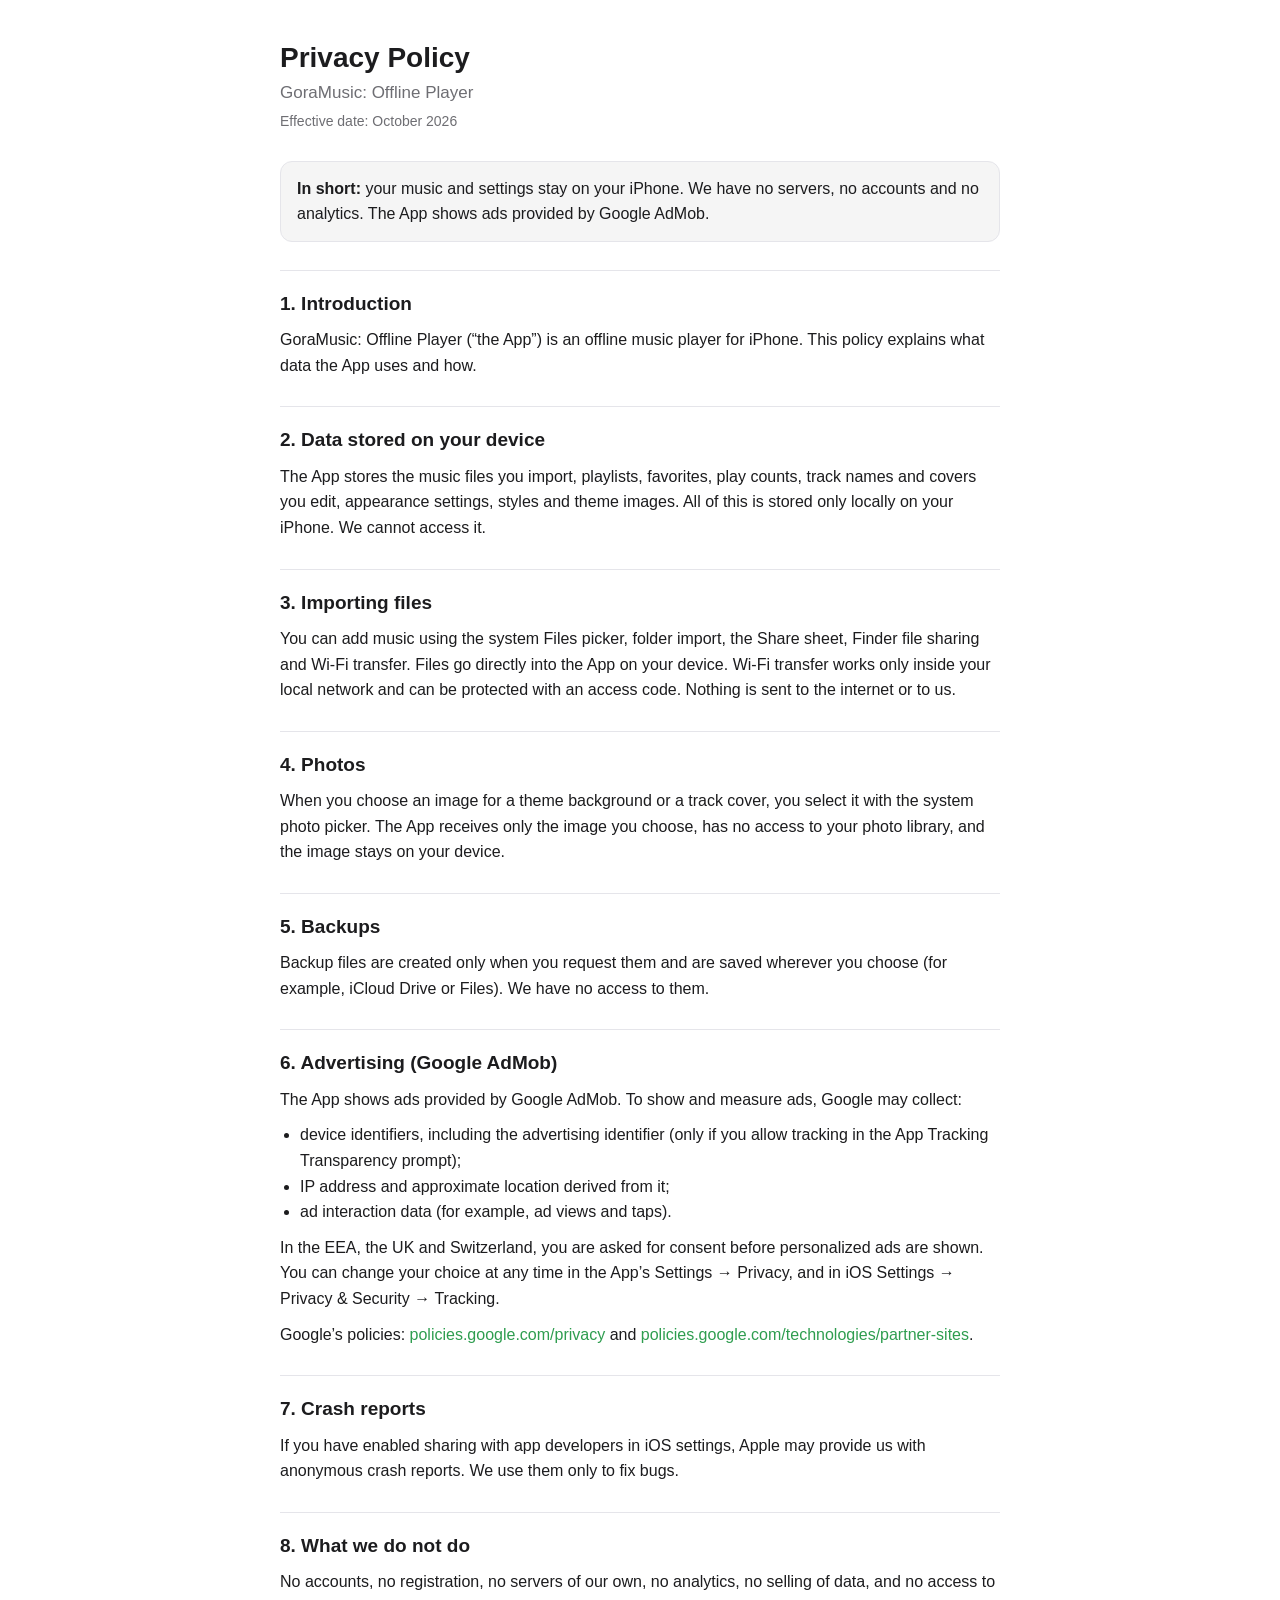
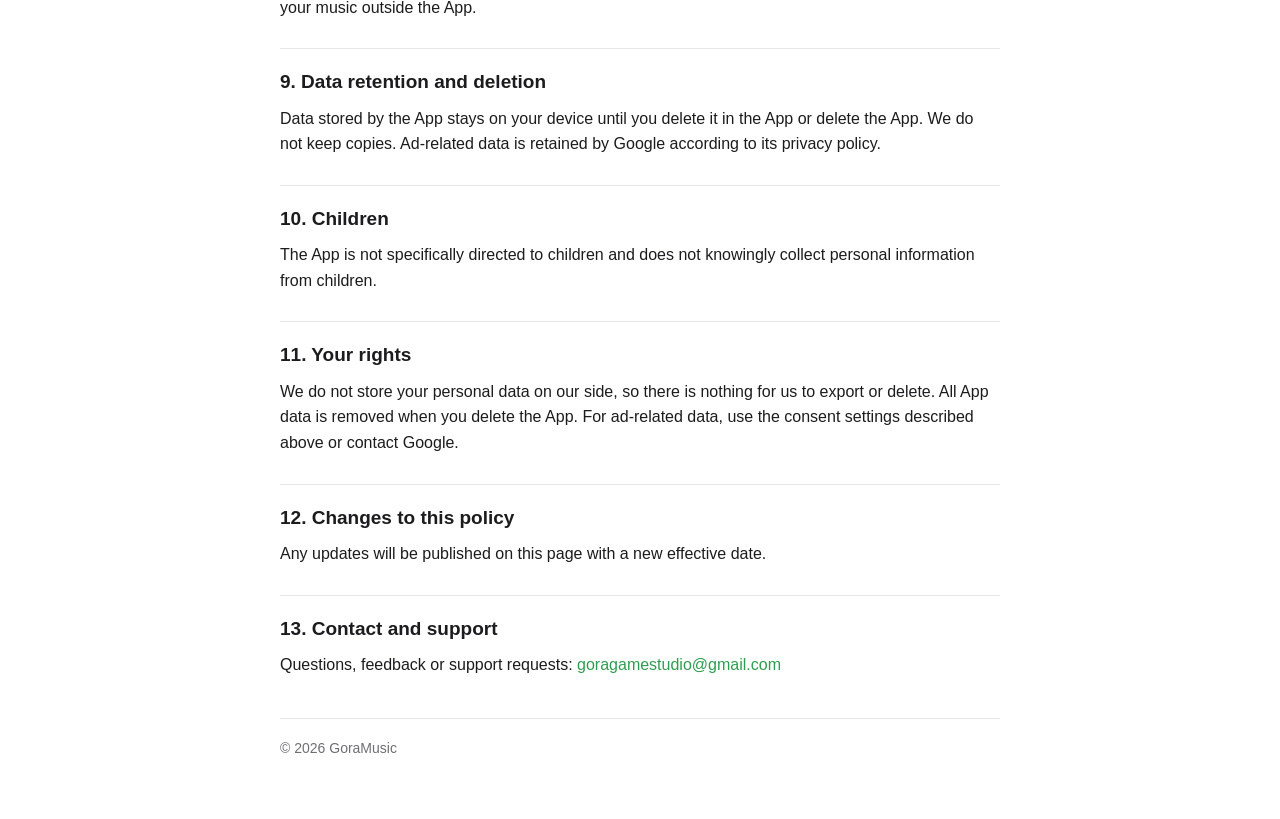
<file: index.html>
<!DOCTYPE html>
<html lang="en">
<head>
<meta charset="utf-8">
<meta name="viewport" content="width=device-width, initial-scale=1">
<title>Privacy Policy – GoraMusic: Offline Player</title>
<style>
  :root { --bg:#ffffff; --text:#1c1c1e; --muted:#6e6e73; --line:#e5e5ea; --accent:#2e9d4f; }
  @media (prefers-color-scheme: dark) {
    :root { --bg:#0f0f12; --text:#f2f2f7; --muted:#a1a1a6; --line:#2c2c2e; --accent:#4cd27a; }
  }
  * { box-sizing:border-box; }
  body { margin:0; background:var(--bg); color:var(--text);
         font:16px/1.6 -apple-system, BlinkMacSystemFont, "Segoe UI", Roboto, Helvetica, Arial, sans-serif; }
  main { max-width:760px; margin:0 auto; padding:40px 20px 60px; }
  h1 { font-size:28px; line-height:1.25; margin:0 0 4px; }
  .app { color:var(--muted); margin:0 0 4px; font-size:17px; }
  .date { color:var(--muted); font-size:14px; margin:0 0 28px; }
  h2 { font-size:19px; margin:28px 0 8px; padding-top:18px; border-top:1px solid var(--line); }
  p, ul { margin:0 0 10px; }
  ul { padding-left:20px; }
  a { color:var(--accent); text-decoration:none; }
  a:hover { text-decoration:underline; }
  .summary { background:rgba(127,127,127,.08); border:1px solid var(--line); border-radius:12px; padding:14px 16px; margin-bottom:8px; }
  footer { margin-top:40px; padding-top:18px; border-top:1px solid var(--line); color:var(--muted); font-size:14px; }
</style>
</head>
<body>
<main>
  <h1>Privacy Policy</h1>
  <p class="app">GoraMusic: Offline Player</p>
  <p class="date">Effective date: October 2026</p>

  <div class="summary">
    <strong>In short:</strong> your music and settings stay on your iPhone. We have no servers, no accounts and no analytics. The App shows ads provided by Google AdMob.
  </div>

  <h2>1. Introduction</h2>
  <p>GoraMusic: Offline Player (“the App”) is an offline music player for iPhone. This policy explains what data the App uses and how.</p>

  <h2>2. Data stored on your device</h2>
  <p>The App stores the music files you import, playlists, favorites, play counts, track names and covers you edit, appearance settings, styles and theme images. All of this is stored only locally on your iPhone. We cannot access it.</p>

  <h2>3. Importing files</h2>
  <p>You can add music using the system Files picker, folder import, the Share sheet, Finder file sharing and Wi-Fi transfer. Files go directly into the App on your device. Wi-Fi transfer works only inside your local network and can be protected with an access code. Nothing is sent to the internet or to us.</p>

  <h2>4. Photos</h2>
  <p>When you choose an image for a theme background or a track cover, you select it with the system photo picker. The App receives only the image you choose, has no access to your photo library, and the image stays on your device.</p>

  <h2>5. Backups</h2>
  <p>Backup files are created only when you request them and are saved wherever you choose (for example, iCloud Drive or Files). We have no access to them.</p>

  <h2>6. Advertising (Google AdMob)</h2>
  <p>The App shows ads provided by Google AdMob. To show and measure ads, Google may collect:</p>
  <ul>
    <li>device identifiers, including the advertising identifier (only if you allow tracking in the App Tracking Transparency prompt);</li>
    <li>IP address and approximate location derived from it;</li>
    <li>ad interaction data (for example, ad views and taps).</li>
  </ul>
  <p>In the EEA, the UK and Switzerland, you are asked for consent before personalized ads are shown. You can change your choice at any time in the App’s Settings → Privacy, and in iOS Settings → Privacy &amp; Security → Tracking.</p>
  <p>Google’s policies: <a href="https://policies.google.com/privacy">policies.google.com/privacy</a> and <a href="https://policies.google.com/technologies/partner-sites">policies.google.com/technologies/partner-sites</a>.</p>

  <h2>7. Crash reports</h2>
  <p>If you have enabled sharing with app developers in iOS settings, Apple may provide us with anonymous crash reports. We use them only to fix bugs.</p>

  <h2>8. What we do not do</h2>
  <p>No accounts, no registration, no servers of our own, no analytics, no selling of data, and no access to your music outside the App.</p>

  <h2>9. Data retention and deletion</h2>
  <p>Data stored by the App stays on your device until you delete it in the App or delete the App. We do not keep copies. Ad-related data is retained by Google according to its privacy policy.</p>

  <h2>10. Children</h2>
  <p>The App is not specifically directed to children and does not knowingly collect personal information from children.</p>

  <h2>11. Your rights</h2>
  <p>We do not store your personal data on our side, so there is nothing for us to export or delete. All App data is removed when you delete the App. For ad-related data, use the consent settings described above or contact Google.</p>

  <h2>12. Changes to this policy</h2>
  <p>Any updates will be published on this page with a new effective date.</p>

  <h2>13. Contact and support</h2>
  <p>Questions, feedback or support requests: <a href="mailto:goragamestudio@gmail.com">goragamestudio@gmail.com</a></p>

  <footer>© 2026 GoraMusic</footer>
</main>
</body>
</html>
</file>
